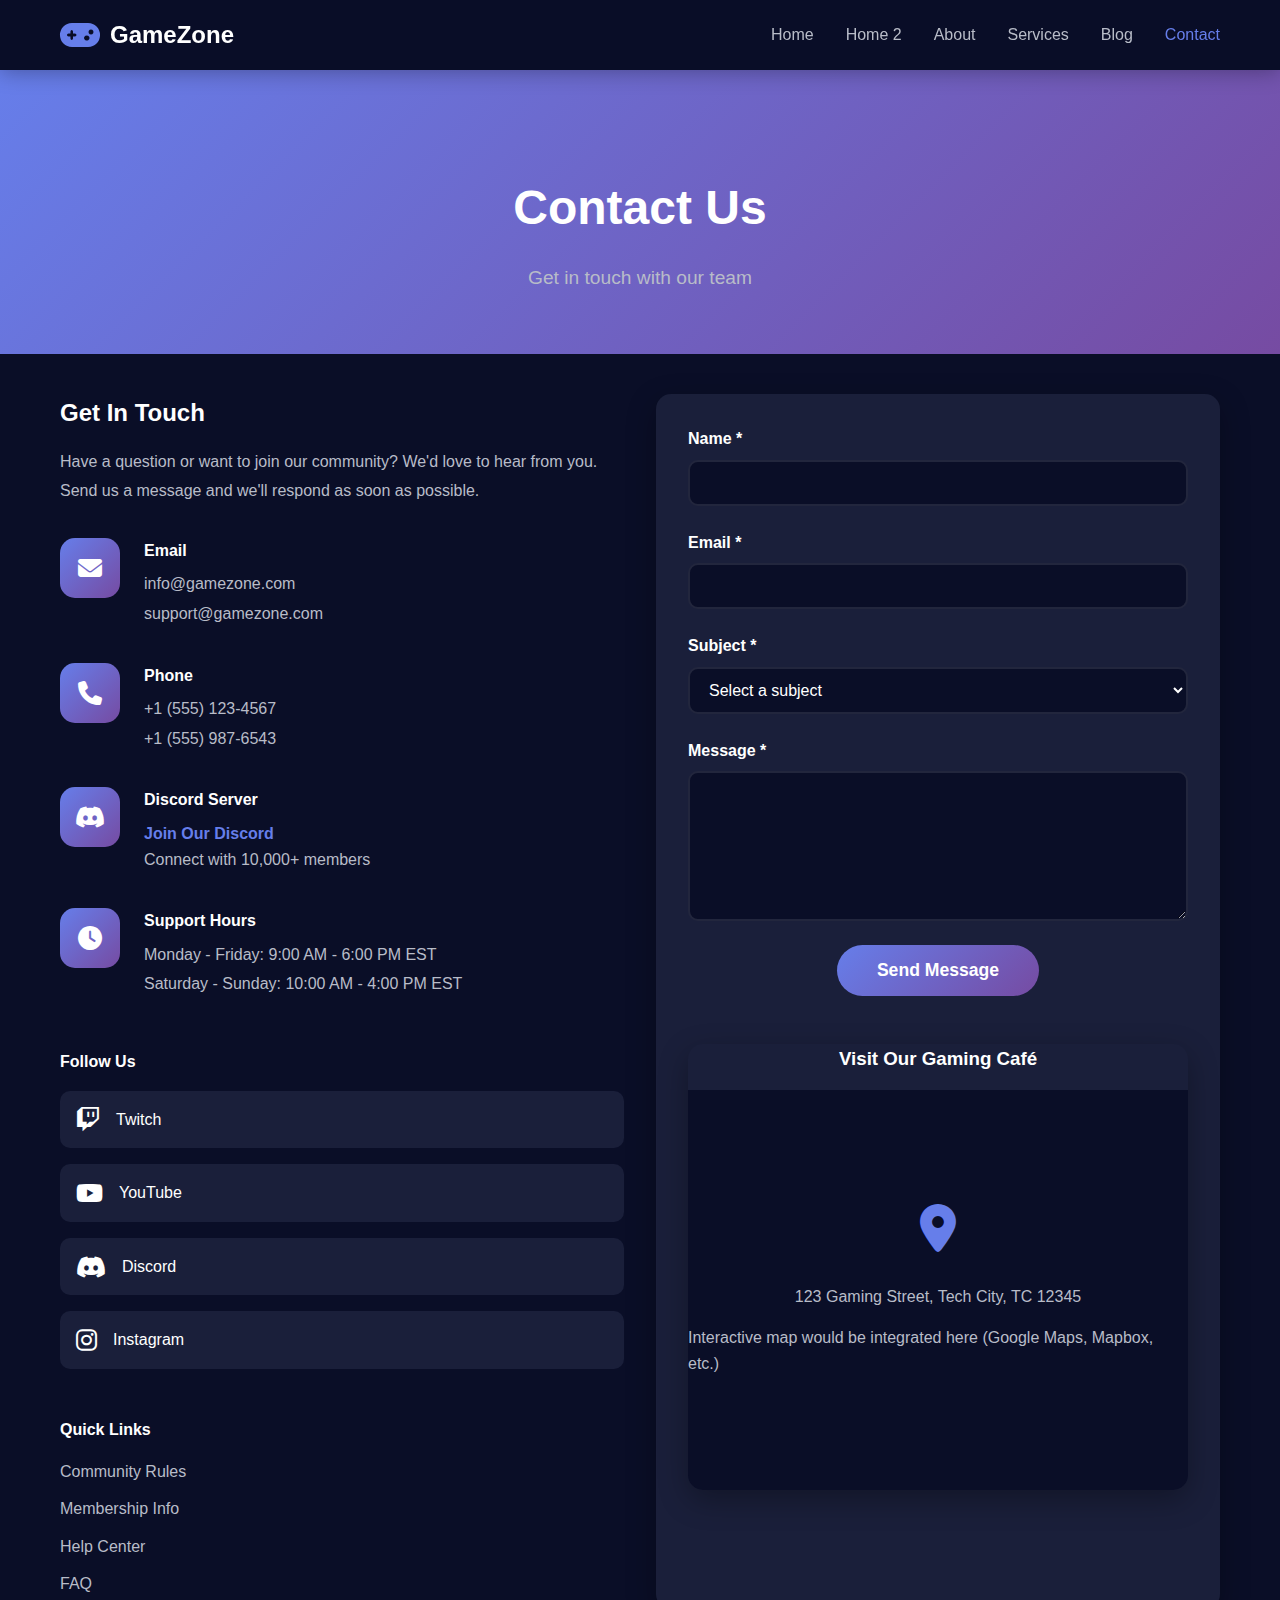
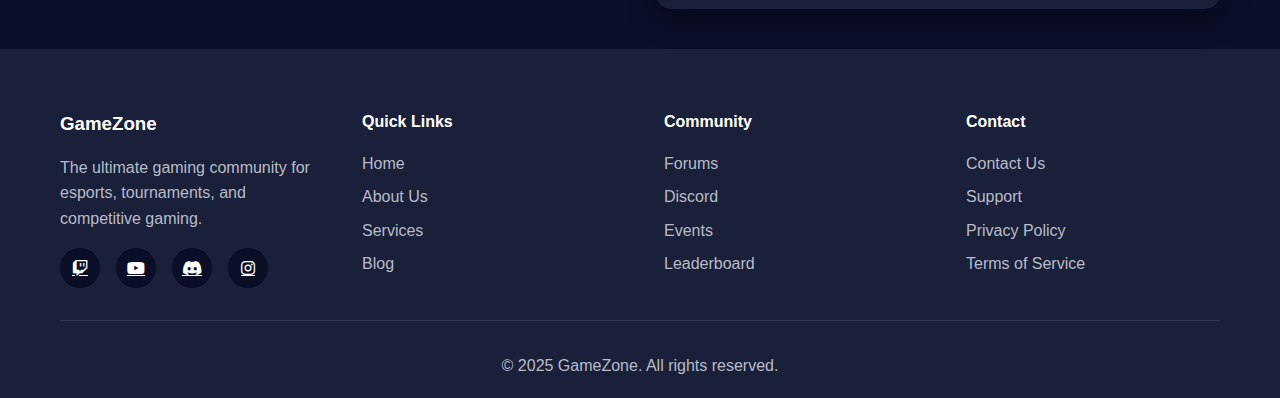
<file: contact.html>
<!DOCTYPE html>
<html lang="en">
<head>
    <meta charset="UTF-8">
    <meta name="viewport" content="width=device-width, initial-scale=1.0">
    <title>Contact Us - Gaming Community</title>
    <link rel="icon" type="image/svg+xml" href="data:image/svg+xml,%3Csvg xmlns='http://www.w3.org/2000/svg' viewBox='0 0 100 100'%3E%3Ctext y='.9em' font-size='90'%3E🎮%3C/text%3E%3C/svg%3E">
    <link rel="stylesheet" href="css/style.css">
    <link rel="stylesheet" href="https://cdnjs.cloudflare.com/ajax/libs/font-awesome/6.4.0/css/all.min.css">
</head>
<body>
    <!-- Navigation -->
    <nav class="navbar">
        <div class="container">
            <div class="nav-wrapper">
                <div class="logo">
                    <i class="fas fa-gamepad"></i>
                    <span>GameZone</span>
                </div>
                <ul class="nav-menu">
                    <li><a href="index.html">Home</a></li>
                    <li><a href="home2.html">Home 2</a></li>
                    <li><a href="about.html">About</a></li>
                    <li><a href="services.html">Services</a></li>
                    <li><a href="blog.html">Blog</a></li>
                    <li><a href="contact.html" class="active">Contact</a></li>
                </ul>
                <div class="nav-toggle">
                    <span></span>
                    <span></span>
                    <span></span>
                </div>
            </div>
        </div>
    </nav>

    <!-- Page Header -->
    <section class="page-header">
        <div class="container">
            <h1>Contact Us</h1>
            <p>Get in touch with our team</p>
        </div>
    </section>

    <!-- Contact Section -->
    <section class="contact-section">
        <div class="container">
            <div class="contact-layout">
                <div class="contact-info">
                    <h2>Get In Touch</h2>
                    <p>Have a question or want to join our community? We'd love to hear from you. Send us a message and we'll respond as soon as possible.</p>

                    <div class="contact-details">
                        <div class="contact-item">
                            <div class="contact-icon">
                                <i class="fas fa-envelope"></i>
                            </div>
                            <div>
                                <h4>Email</h4>
                                <p>info@gamezone.com</p>
                                <p>support@gamezone.com</p>
                            </div>
                        </div>
                        <div class="contact-item">
                            <div class="contact-icon">
                                <i class="fas fa-phone"></i>
                            </div>
                            <div>
                                <h4>Phone</h4>
                                <p>+1 (555) 123-4567</p>
                                <p>+1 (555) 987-6543</p>
                            </div>
                        </div>
                        <div class="contact-item">
                            <div class="contact-icon">
                                <i class="fab fa-discord"></i>
                            </div>
                            <div>
                                <h4>Discord Server</h4>
                                <a href="#" class="discord-link">Join Our Discord</a>
                                <p>Connect with 10,000+ members</p>
                            </div>
                        </div>
                        <div class="contact-item">
                            <div class="contact-icon">
                                <i class="fas fa-clock"></i>
                            </div>
                            <div>
                                <h4>Support Hours</h4>
                                <p>Monday - Friday: 9:00 AM - 6:00 PM EST</p>
                                <p>Saturday - Sunday: 10:00 AM - 4:00 PM EST</p>
                            </div>
                        </div>
                    </div>

                    <div class="social-contact">
                        <h4>Follow Us</h4>
                        <div class="social-links-large">
                            <a href="#" class="social-link">
                                <i class="fab fa-twitch"></i>
                                <span>Twitch</span>
                            </a>
                            <a href="#" class="social-link">
                                <i class="fab fa-youtube"></i>
                                <span>YouTube</span>
                            </a>
                            <a href="#" class="social-link">
                                <i class="fab fa-discord"></i>
                                <span>Discord</span>
                            </a>
                            <a href="#" class="social-link">
                                <i class="fab fa-instagram"></i>
                                <span>Instagram</span>
                            </a>
                        </div>
                    </div>

                    <div class="quick-links">
                        <h4>Quick Links</h4>
                        <ul>
                            <li><a href="#">Community Rules</a></li>
                            <li><a href="#">Membership Info</a></li>
                            <li><a href="#">Help Center</a></li>
                            <li><a href="#">FAQ</a></li>
                        </ul>
                    </div>
                </div>

                <div class="contact-form-wrapper">
                    <form class="contact-form" id="contactForm">
                        <div class="form-group">
                            <label for="name">Name *</label>
                            <input type="text" id="name" name="name" required>
                        </div>
                        <div class="form-group">
                            <label for="email">Email *</label>
                            <input type="email" id="email" name="email" required>
                        </div>
                        <div class="form-group">
                            <label for="subject">Subject *</label>
                            <select id="subject" name="subject" required>
                                <option value="">Select a subject</option>
                                <option value="general">General Inquiry</option>
                                <option value="tournament">Tournament Information</option>
                                <option value="support">Technical Support</option>
                                <option value="partnership">Partnership</option>
                                <option value="other">Other</option>
                            </select>
                        </div>
                        <div class="form-group">
                            <label for="message">Message *</label>
                            <textarea id="message" name="message" rows="6" required></textarea>
                        </div>
                    </form>
                    <div style="text-align: center; margin-top: 1.5rem;">
                        <button type="submit" form="contactForm" class="btn btn-primary btn-large">Send Message</button>
                    </div>
                    <div class="map-container" style="margin-top: 3rem;">
                        <h3 style="margin-bottom: 1rem; text-align: center;">Visit Our Gaming Café</h3>
                        <div class="map-placeholder">
                            <i class="fas fa-map-marker-alt fa-3x"></i>
                            <p>123 Gaming Street, Tech City, TC 12345</p>
                            <p>Interactive map would be integrated here (Google Maps, Mapbox, etc.)</p>
                        </div>
                    </div>
                </div>
            </div>
        </div>
    </section>

    <!-- Footer -->
    <footer class="footer">
        <div class="container">
            <div class="footer-content">
                <div class="footer-section">
                    <h3>GameZone</h3>
                    <p>The ultimate gaming community for esports, tournaments, and competitive gaming.</p>
                    <div class="social-links">
                        <a href="#"><i class="fab fa-twitch"></i></a>
                        <a href="#"><i class="fab fa-youtube"></i></a>
                        <a href="#"><i class="fab fa-discord"></i></a>
                        <a href="#"><i class="fab fa-instagram"></i></a>
                    </div>
                </div>
                <div class="footer-section">
                    <h4>Quick Links</h4>
                    <ul>
                        <li><a href="index.html">Home</a></li>
                        <li><a href="about.html">About Us</a></li>
                        <li><a href="services.html">Services</a></li>
                        <li><a href="blog.html">Blog</a></li>
                    </ul>
                </div>
                <div class="footer-section">
                    <h4>Community</h4>
                    <ul>
                        <li><a href="#">Forums</a></li>
                        <li><a href="#">Discord</a></li>
                        <li><a href="#">Events</a></li>
                        <li><a href="#">Leaderboard</a></li>
                    </ul>
                </div>
                <div class="footer-section">
                    <h4>Contact</h4>
                    <ul>
                        <li><a href="contact.html">Contact Us</a></li>
                        <li><a href="#">Support</a></li>
                        <li><a href="#">Privacy Policy</a></li>
                        <li><a href="#">Terms of Service</a></li>
                    </ul>
                </div>
            </div>
            <div class="footer-bottom">
                <p>&copy; 2025 GameZone. All rights reserved.</p>
            </div>
        </div>
    </footer>

    <script src="js/main.js"></script>
</body>
</html>
</file>
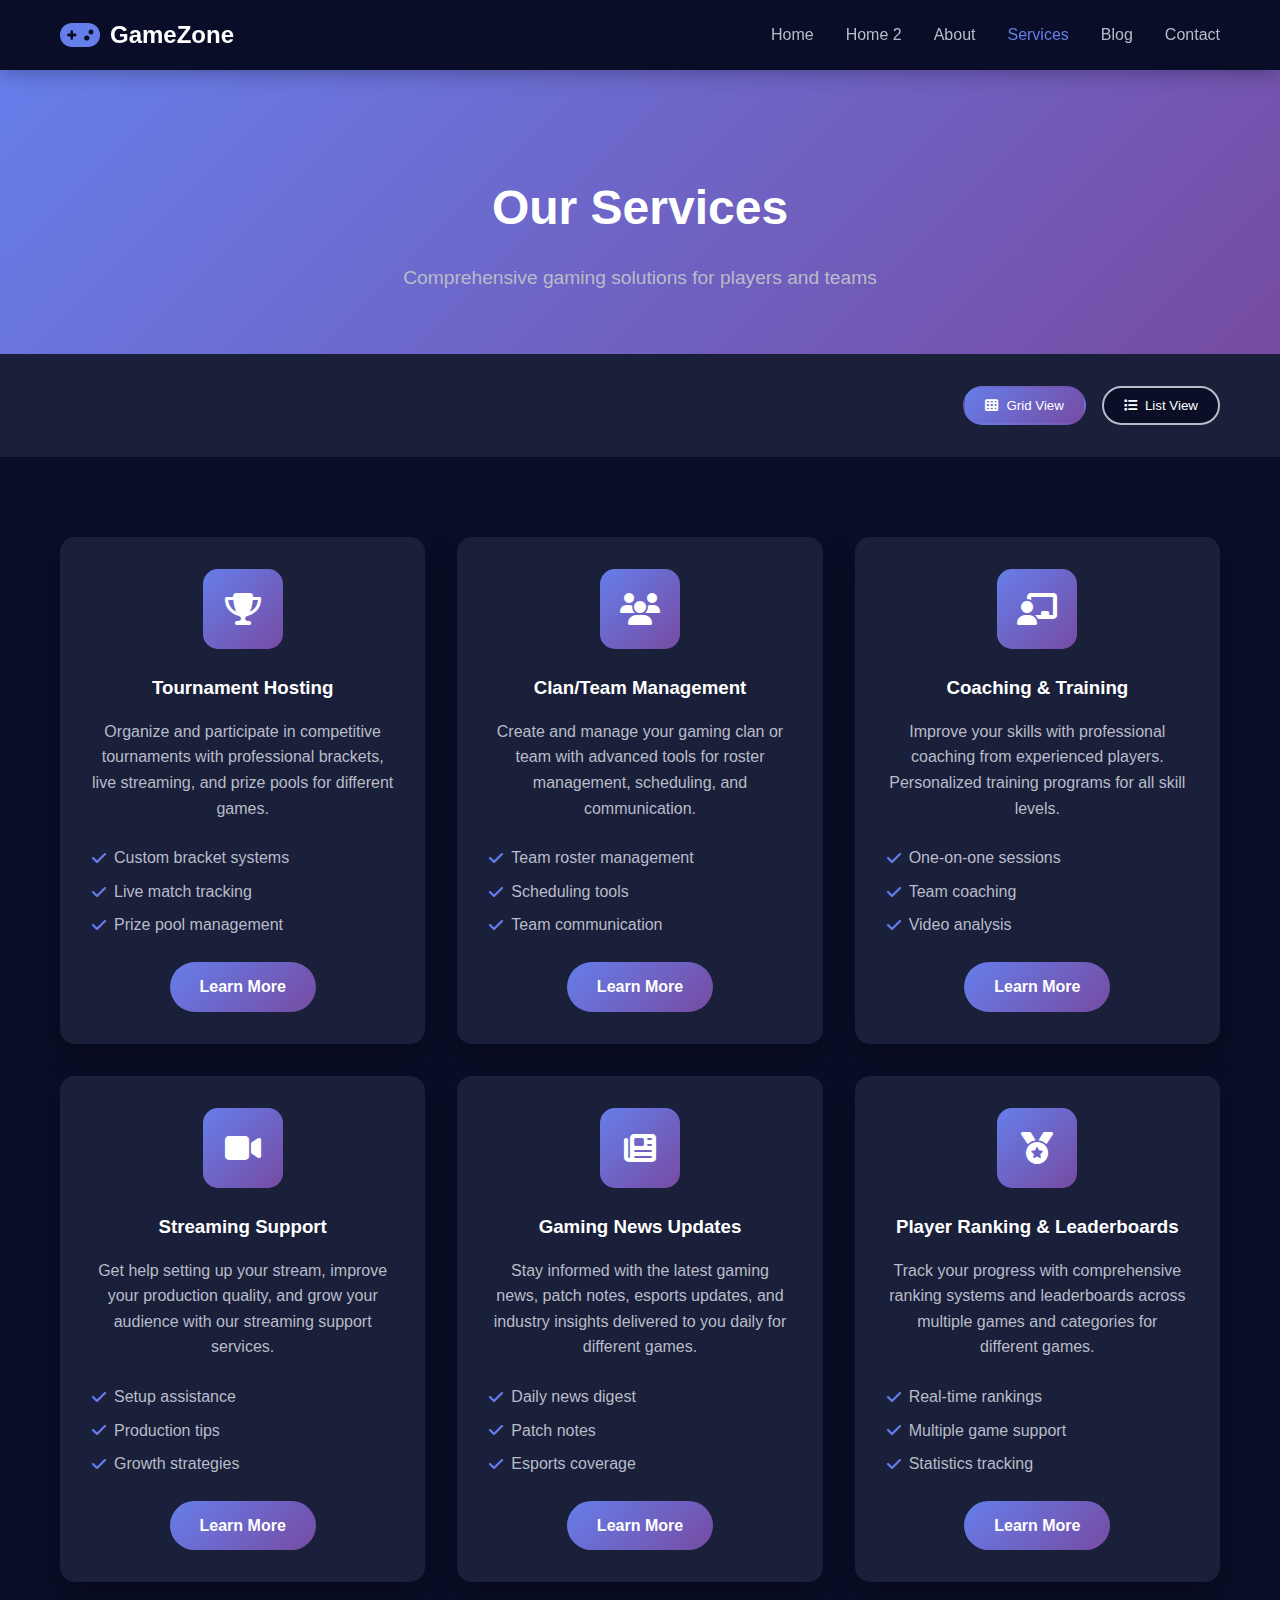
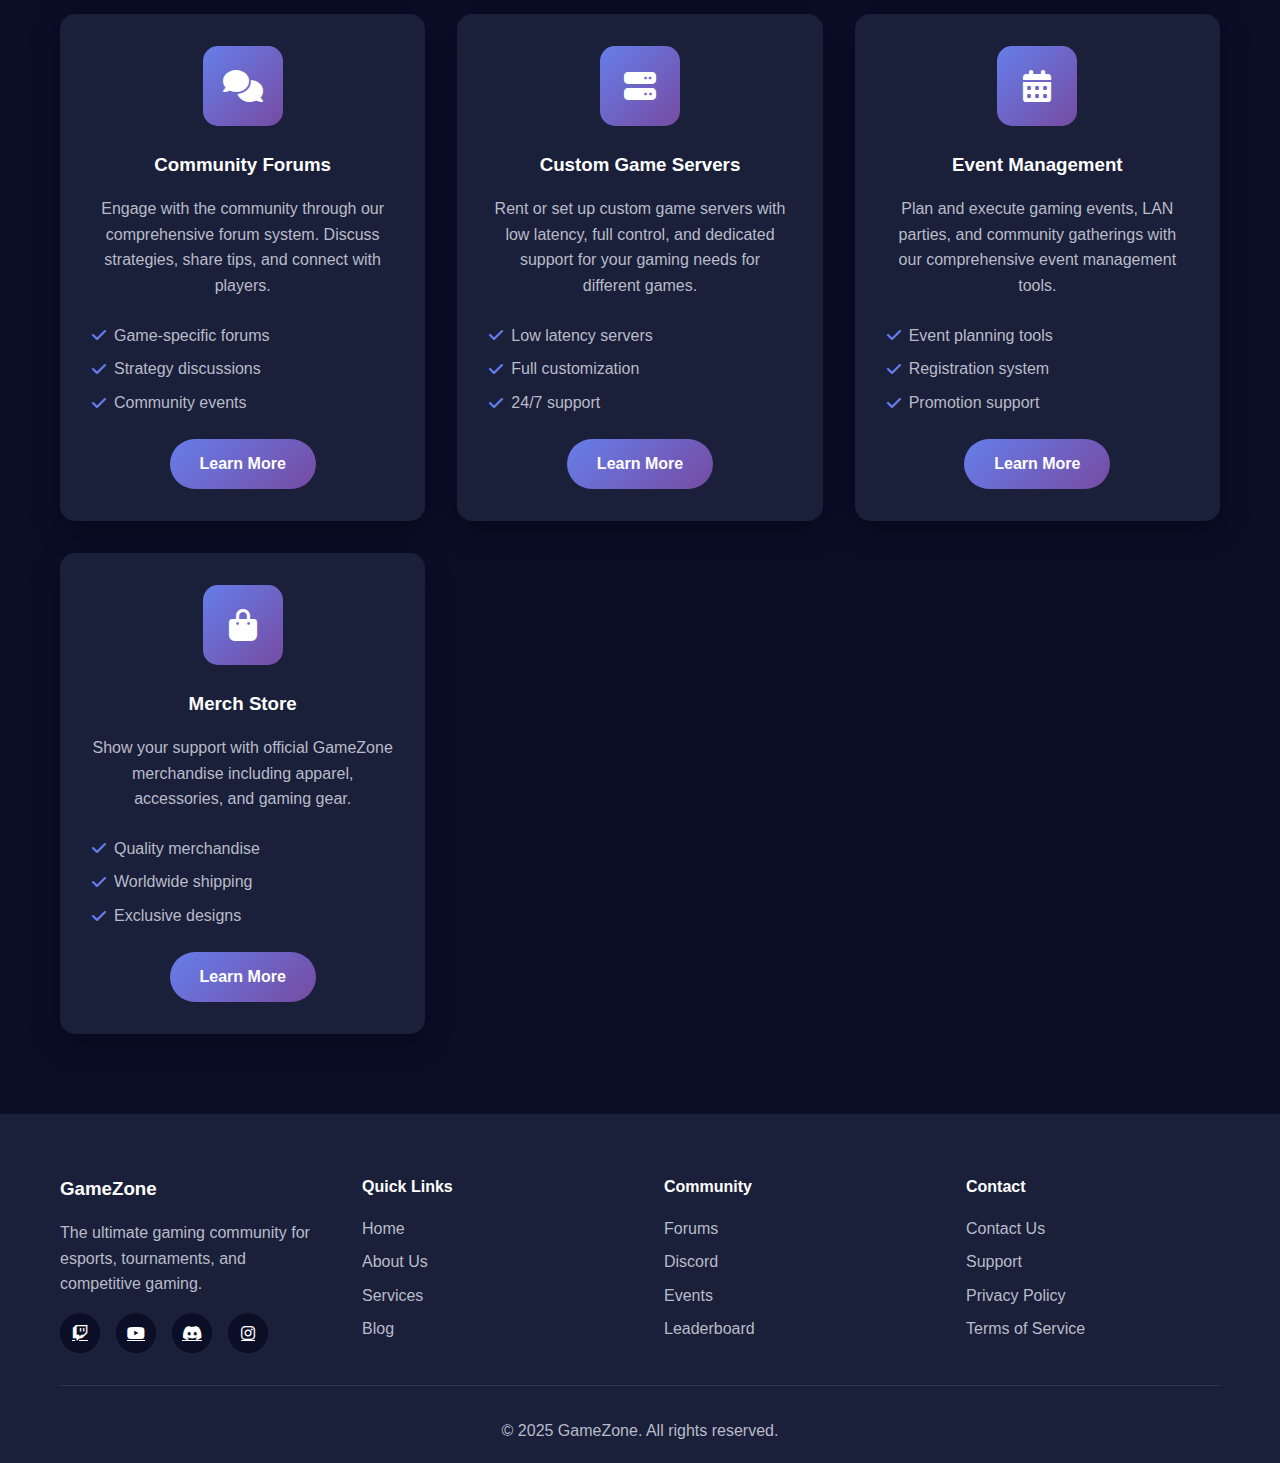
<file: services.html>
<!DOCTYPE html>
<html lang="en">
<head>
    <meta charset="UTF-8">
    <meta name="viewport" content="width=device-width, initial-scale=1.0">
    <title>Services - Gaming Community</title>
    <link rel="icon" type="image/svg+xml" href="data:image/svg+xml,%3Csvg xmlns='http://www.w3.org/2000/svg' viewBox='0 0 100 100'%3E%3Ctext y='.9em' font-size='90'%3E🎮%3C/text%3E%3C/svg%3E">
    <link rel="stylesheet" href="css/style.css">
    <link rel="stylesheet" href="https://cdnjs.cloudflare.com/ajax/libs/font-awesome/6.4.0/css/all.min.css">
</head>
<body>
    <!-- Navigation -->
    <nav class="navbar">
        <div class="container">
            <div class="nav-wrapper">
                <div class="logo">
                    <i class="fas fa-gamepad"></i>
                    <span>GameZone</span>
                </div>
                <ul class="nav-menu">
                    <li><a href="index.html">Home</a></li>
                    <li><a href="home2.html">Home 2</a></li>
                    <li><a href="about.html">About</a></li>
                    <li><a href="services.html" class="active">Services</a></li>
                    <li><a href="blog.html">Blog</a></li>
                    <li><a href="contact.html">Contact</a></li>
                </ul>
                <div class="nav-toggle">
                    <span></span>
                    <span></span>
                    <span></span>
                </div>
            </div>
        </div>
    </nav>

    <!-- Page Header -->
    <section class="page-header">
        <div class="container">
            <h1>Our Services</h1>
            <p>Comprehensive gaming solutions for players and teams</p>
        </div>
    </section>

    <!-- View Toggle -->
    <section class="services-controls">
        <div class="container">
            <div class="view-toggle">
                <button class="view-btn active" data-view="grid">
                    <i class="fas fa-th"></i> Grid View
                </button>
                <button class="view-btn" data-view="list">
                    <i class="fas fa-list"></i> List View
                </button>
            </div>
        </div>
    </section>

    <!-- Services Grid -->
    <section class="services-section">
        <div class="container">
            <div class="services-grid" id="servicesContainer">
                <div class="service-card">
                    <div class="service-icon">
                        <i class="fas fa-trophy"></i>
                    </div>
                    <h3>Tournament Hosting</h3>
                    <p>Organize and participate in competitive tournaments with professional brackets, live streaming, and prize pools for different games.</p>
                    <ul class="service-features">
                        <li><i class="fas fa-check"></i> Custom bracket systems</li>
                        <li><i class="fas fa-check"></i> Live match tracking</li>
                        <li><i class="fas fa-check"></i> Prize pool management</li>
                    </ul>
                    <a href="service-details.html" class="btn btn-primary">Learn More</a>
                </div>

                <div class="service-card">
                    <div class="service-icon">
                        <i class="fas fa-users"></i>
                    </div>
                    <h3>Clan/Team Management</h3>
                    <p>Create and manage your gaming clan or team with advanced tools for roster management, scheduling, and communication.</p>
                    <ul class="service-features">
                        <li><i class="fas fa-check"></i> Team roster management</li>
                        <li><i class="fas fa-check"></i> Scheduling tools</li>
                        <li><i class="fas fa-check"></i> Team communication</li>
                    </ul>
                    <a href="service-details.html" class="btn btn-primary">Learn More</a>
                </div>

                <div class="service-card">
                    <div class="service-icon">
                        <i class="fas fa-chalkboard-teacher"></i>
                    </div>
                    <h3>Coaching & Training</h3>
                    <p>Improve your skills with professional coaching from experienced players. Personalized training programs for all skill levels.</p>
                    <ul class="service-features">
                        <li><i class="fas fa-check"></i> One-on-one sessions</li>
                        <li><i class="fas fa-check"></i> Team coaching</li>
                        <li><i class="fas fa-check"></i> Video analysis</li>
                    </ul>
                    <a href="service-details.html" class="btn btn-primary">Learn More</a>
                </div>

                <div class="service-card">
                    <div class="service-icon">
                        <i class="fas fa-video"></i>
                    </div>
                    <h3>Streaming Support</h3>
                    <p>Get help setting up your stream, improve your production quality, and grow your audience with our streaming support services.</p>
                    <ul class="service-features">
                        <li><i class="fas fa-check"></i> Setup assistance</li>
                        <li><i class="fas fa-check"></i> Production tips</li>
                        <li><i class="fas fa-check"></i> Growth strategies</li>
                    </ul>
                    <a href="service-details.html" class="btn btn-primary">Learn More</a>
                </div>

                <div class="service-card">
                    <div class="service-icon">
                        <i class="fas fa-newspaper"></i>
                    </div>
                    <h3>Gaming News Updates</h3>
                    <p>Stay informed with the latest gaming news, patch notes, esports updates, and industry insights delivered to you daily for different games.</p>
                    <ul class="service-features">
                        <li><i class="fas fa-check"></i> Daily news digest</li>
                        <li><i class="fas fa-check"></i> Patch notes</li>
                        <li><i class="fas fa-check"></i> Esports coverage</li>
                    </ul>
                    <a href="service-details.html" class="btn btn-primary">Learn More</a>
                </div>

                <div class="service-card">
                    <div class="service-icon">
                        <i class="fas fa-medal"></i>
                    </div>
                    <h3>Player Ranking & Leaderboards</h3>
                    <p>Track your progress with comprehensive ranking systems and leaderboards across multiple games and categories for different games.</p>
                    <ul class="service-features">
                        <li><i class="fas fa-check"></i> Real-time rankings</li>
                        <li><i class="fas fa-check"></i> Multiple game support</li>
                        <li><i class="fas fa-check"></i> Statistics tracking</li>
                    </ul>
                    <a href="service-details.html" class="btn btn-primary">Learn More</a>
                </div>

                <div class="service-card">
                    <div class="service-icon">
                        <i class="fas fa-comments"></i>
                    </div>
                    <h3>Community Forums</h3>
                    <p>Engage with the community through our comprehensive forum system. Discuss strategies, share tips, and connect with players.</p>
                    <ul class="service-features">
                        <li><i class="fas fa-check"></i> Game-specific forums</li>
                        <li><i class="fas fa-check"></i> Strategy discussions</li>
                        <li><i class="fas fa-check"></i> Community events</li>
                    </ul>
                    <a href="service-details.html" class="btn btn-primary">Learn More</a>
                </div>

                <div class="service-card">
                    <div class="service-icon">
                        <i class="fas fa-server"></i>
                    </div>
                    <h3>Custom Game Servers</h3>
                    <p>Rent or set up custom game servers with low latency, full control, and dedicated support for your gaming needs for different games.</p>
                    <ul class="service-features">
                        <li><i class="fas fa-check"></i> Low latency servers</li>
                        <li><i class="fas fa-check"></i> Full customization</li>
                        <li><i class="fas fa-check"></i> 24/7 support</li>
                    </ul>
                    <a href="service-details.html" class="btn btn-primary">Learn More</a>
                </div>

                <div class="service-card">
                    <div class="service-icon">
                        <i class="fas fa-calendar-alt"></i>
                    </div>
                    <h3>Event Management</h3>
                    <p>Plan and execute gaming events, LAN parties, and community gatherings with our comprehensive event management tools.</p>
                    <ul class="service-features">
                        <li><i class="fas fa-check"></i> Event planning tools</li>
                        <li><i class="fas fa-check"></i> Registration system</li>
                        <li><i class="fas fa-check"></i> Promotion support</li>
                    </ul>
                    <a href="service-details.html" class="btn btn-primary">Learn More</a>
                </div>

                <div class="service-card">
                    <div class="service-icon">
                        <i class="fas fa-shopping-bag"></i>
                    </div>
                    <h3>Merch Store</h3>
                    <p>Show your support with official GameZone merchandise including apparel, accessories, and gaming gear.</p>
                    <ul class="service-features">
                        <li><i class="fas fa-check"></i> Quality merchandise</li>
                        <li><i class="fas fa-check"></i> Worldwide shipping</li>
                        <li><i class="fas fa-check"></i> Exclusive designs</li>
                    </ul>
                    <a href="service-details.html" class="btn btn-primary">Learn More</a>
                </div>
            </div>
        </div>
    </section>

    <!-- Footer -->
    <footer class="footer">
        <div class="container">
            <div class="footer-content">
                <div class="footer-section">
                    <h3>GameZone</h3>
                    <p>The ultimate gaming community for esports, tournaments, and competitive gaming.</p>
                    <div class="social-links">
                        <a href="#"><i class="fab fa-twitch"></i></a>
                        <a href="#"><i class="fab fa-youtube"></i></a>
                        <a href="#"><i class="fab fa-discord"></i></a>
                        <a href="#"><i class="fab fa-instagram"></i></a>
                    </div>
                </div>
                <div class="footer-section">
                    <h4>Quick Links</h4>
                    <ul>
                        <li><a href="index.html">Home</a></li>
                        <li><a href="about.html">About Us</a></li>
                        <li><a href="services.html">Services</a></li>
                        <li><a href="blog.html">Blog</a></li>
                    </ul>
                </div>
                <div class="footer-section">
                    <h4>Community</h4>
                    <ul>
                        <li><a href="#">Forums</a></li>
                        <li><a href="#">Discord</a></li>
                        <li><a href="#">Events</a></li>
                        <li><a href="#">Leaderboard</a></li>
                    </ul>
                </div>
                <div class="footer-section">
                    <h4>Contact</h4>
                    <ul>
                        <li><a href="contact.html">Contact Us</a></li>
                        <li><a href="#">Support</a></li>
                        <li><a href="#">Privacy Policy</a></li>
                        <li><a href="#">Terms of Service</a></li>
                    </ul>
                </div>
            </div>
            <div class="footer-bottom">
                <p>&copy; 2025 GameZone. All rights reserved.</p>
            </div>
        </div>
    </footer>

    <script src="js/main.js"></script>
</body>
</html>
</file>
<file: css/style.css>
/* ===================================
   Global Styles & Reset
   =================================== */
* {
    margin: 0;
    padding: 0;
    box-sizing: border-box;
}

:root {
    --primary-color: #667eea;
    --secondary-color: #764ba2;
    --accent-color: #f093fb;
    --dark-bg: #0a0e27;
    --dark-secondary: #1a1f3a;
    --text-light: #ffffff;
    --text-gray: #b8bcc8;
    --text-dark: #2d3748;
    --gradient-1: linear-gradient(135deg, #667eea 0%, #764ba2 100%);
    --gradient-2: linear-gradient(135deg, #f093fb 0%, #f5576c 100%);
    --gradient-3: linear-gradient(135deg, #4facfe 0%, #00f2fe 100%);
    --shadow: 0 10px 30px rgba(0, 0, 0, 0.3);
    --shadow-lg: 0 20px 60px rgba(0, 0, 0, 0.4);
}

body {
    font-family: 'Segoe UI', Tahoma, Geneva, Verdana, sans-serif;
    background: var(--dark-bg);
    color: var(--text-light);
    line-height: 1.6;
    overflow-x: hidden;
}

.container {
    max-width: 1200px;
    margin: 0 auto;
    padding: 0 20px;
}

/* ===================================
   Navigation
   =================================== */
.navbar {
    background: rgba(10, 14, 39, 0.95);
    backdrop-filter: blur(10px);
    padding: 1rem 0;
    position: sticky;
    top: 0;
    z-index: 1000;
    box-shadow: 0 2px 20px rgba(0, 0, 0, 0.3);
}

.nav-wrapper {
    display: flex;
    justify-content: space-between;
    align-items: center;
}

.logo {
    display: flex;
    align-items: center;
    gap: 10px;
    font-size: 1.5rem;
    font-weight: bold;
    color: var(--text-light);
}

.logo i {
    color: var(--primary-color);
    font-size: 2rem;
}

.nav-menu {
    display: flex;
    list-style: none;
    gap: 2rem;
}

.nav-menu a {
    color: var(--text-gray);
    text-decoration: none;
    transition: color 0.3s;
    font-weight: 500;
}

.nav-menu a:hover,
.nav-menu a.active {
    color: var(--primary-color);
}

.nav-toggle {
    display: none;
    flex-direction: column;
    cursor: pointer;
    gap: 5px;
}

.nav-toggle span {
    width: 25px;
    height: 3px;
    background: var(--text-light);
    transition: 0.3s;
}

/* ===================================
   Buttons
   =================================== */
.btn {
    display: inline-block;
    padding: 12px 30px;
    border-radius: 30px;
    text-decoration: none;
    font-weight: 600;
    transition: all 0.3s;
    border: none;
    cursor: pointer;
    font-size: 1rem;
}

.btn-primary {
    background: var(--gradient-1);
    color: var(--text-light);
}

.btn-primary:hover {
    transform: translateY(-2px);
    box-shadow: 0 10px 25px rgba(102, 126, 234, 0.4);
}

.btn-secondary {
    background: transparent;
    color: var(--text-light);
    border: 2px solid var(--primary-color);
}

.btn-secondary:hover {
    background: var(--primary-color);
}

.btn-outline {
    background: transparent;
    color: var(--text-light);
    border: 2px solid var(--text-gray);
}

.btn-outline:hover {
    border-color: var(--primary-color);
    color: var(--primary-color);
}

.btn-large {
    padding: 15px 40px;
    font-size: 1.1rem;
}

/* ===================================
   Hero Section
   =================================== */
.hero {
    height: 100vh;
    background: var(--gradient-1);
    display: flex;
    align-items: center;
    justify-content: center;
    position: relative;
    overflow: hidden;
}

.hero-background-image {
    position: absolute;
    top: 0;
    left: 0;
    width: 100%;
    height: 100%;
    object-fit: cover;
    z-index: 0;
}

.hero-overlay {
    position: absolute;
    top: 0;
    left: 0;
    right: 0;
    bottom: 0;
    background: rgba(0, 0, 0, 0.4);
    z-index: 1;
}

.hero-content {
    position: relative;
    z-index: 2;
    text-align: center;
    padding: 2rem;
}

.hero-title {
    font-size: 3.5rem;
    margin-bottom: 1rem;
    animation: fadeInUp 1s;
}

.hero-subtitle {
    font-size: 1.5rem;
    margin-bottom: 2rem;
    color: var(--text-gray);
    animation: fadeInUp 1s 0.2s both;
}

.hero-buttons {
    display: flex;
    gap: 1rem;
    justify-content: center;
    animation: fadeInUp 1s 0.4s both;
}

.hero-particles {
    position: absolute;
    width: 100%;
    height: 100%;
    background-image: 
        radial-gradient(circle at 20% 50%, rgba(255, 255, 255, 0.1) 1px, transparent 1px),
        radial-gradient(circle at 80% 80%, rgba(255, 255, 255, 0.1) 1px, transparent 1px);
    background-size: 50px 50px;
    animation: particles 20s linear infinite;
    z-index: 1;
}

/* Home 2 Hero */
.hero-fullscreen {
    height: 100vh;
    background: var(--gradient-1);
    display: flex;
    align-items: center;
    justify-content: center;
    position: relative;
    overflow: hidden;
}

.hero-fullscreen .hero-background-image {
    position: absolute;
    top: 0;
    left: 0;
    width: 100%;
    height: 100%;
    object-fit: cover;
    z-index: 0;
}

.hero-video-overlay {
    position: absolute;
    top: 0;
    left: 0;
    right: 0;
    bottom: 0;
    background: rgba(0, 0, 0, 0.6);
    z-index: 1;
}

.hero-content-fullscreen {
    position: relative;
    z-index: 2;
    text-align: center;
    padding: 2rem;
}

.hero-title-large {
    font-size: 4.5rem;
    margin-bottom: 1rem;
    text-transform: uppercase;
    letter-spacing: 3px;
}

.hero-subtitle-large {
    font-size: 1.8rem;
    margin-bottom: 3rem;
    color: var(--text-gray);
}

.hero-stats {
    display: flex;
    gap: 4rem;
    justify-content: center;
    margin-bottom: 3rem;
}

.stat-item {
    text-align: center;
}

.stat-number {
    font-size: 3rem;
    font-weight: bold;
    background: var(--gradient-2);
    -webkit-background-clip: text;
    -webkit-text-fill-color: transparent;
    background-clip: text;
}

.stat-label {
    color: var(--text-gray);
    font-size: 0.9rem;
    text-transform: uppercase;
    letter-spacing: 1px;
}

/* ===================================
   Page Header
   =================================== */
.page-header {
    background: var(--gradient-1);
    padding: 100px 0 60px;
    text-align: center;
}

.page-header h1 {
    font-size: 3rem;
    margin-bottom: 1rem;
}

.page-header p {
    font-size: 1.2rem;
    color: var(--text-gray);
}

/* ===================================
   Section Styles
   =================================== */
section {
    padding: 80px 0;
}

.section-title {
    font-size: 2.5rem;
    text-align: center;
    margin-bottom: 3rem;
    background: var(--gradient-1);
    -webkit-background-clip: text;
    -webkit-text-fill-color: transparent;
    background-clip: text;
}

/* ===================================
   Featured Games
   =================================== */
.games-grid {
    display: grid;
    grid-template-columns: repeat(auto-fit, minmax(180px, 1fr));
    gap: 2rem;
}

.game-card {
    text-align: center;
    transition: transform 0.3s;
}

.game-card:hover {
    transform: translateY(-10px);
}

.game-image {
    width: 100%;
    height: 200px;
    border-radius: 15px;
    margin-bottom: 1rem;
    box-shadow: var(--shadow);
    overflow: hidden;
    position: relative;
}

.game-image img {
    width: 100%;
    height: 100%;
    object-fit: cover;
    transition: transform 0.3s;
}

.game-card:hover .game-image img {
    transform: scale(1.1);
}

.game-card h3 {
    margin-bottom: 0.5rem;
}

.game-card p {
    color: var(--text-gray);
}

/* ===================================
   Latest News
   =================================== */
.latest-news {
    background: var(--dark-secondary);
}

.news-grid {
    display: grid;
    grid-template-columns: 2fr 1fr;
    grid-template-rows: 1fr 1fr;
    gap: 2rem;
}

@media (max-width: 992px) {
    .news-grid {
        grid-template-columns: 1fr;
        grid-template-rows: auto;
    }

    .blog-grid {
        justify-items: center;
        max-width: 500px;
        margin: 0 auto;
    }

    .blog-card {
        max-width: 500px;
    }
}

.news-card {
    background: var(--dark-bg);
    border-radius: 15px;
    overflow: hidden;
    transition: transform 0.3s;
    box-shadow: var(--shadow);
    display: flex;
    flex-direction: column;
}

.news-card:hover {
    transform: translateY(-5px);
}

.news-card.featured {
    grid-column: 1;
    grid-row: 1 / span 2;
    display: flex;
    flex-direction: column;
}

.news-image {
    width: 100%;
    height: 150px;
    overflow: hidden;
    position: relative;
}

.news-card.featured .news-image {
    height: 500px;
}

.news-image img {
    width: 100%;
    height: 100%;
    object-fit: cover;
    transition: transform 0.3s;
}

.news-card:hover .news-image img {
    transform: scale(1.1);
}

.news-content {
    padding: 1.5rem;
    display: flex;
    flex-direction: column;
    flex: 1;
}

.news-card.featured .news-content {
    padding: 2rem;
    justify-content: space-between;
}

.news-category {
    display: inline-block;
    padding: 5px 15px;
    background: var(--gradient-1);
    border-radius: 20px;
    font-size: 0.8rem;
    margin-bottom: 1rem;
}

.news-content h3 {
    margin-bottom: 0.5rem;
    color: var(--text-light);
    line-height: 1.4;
}

.news-card.featured .news-content h3 {
    font-size: 1.5rem;
    margin-bottom: 1rem;
}

.news-content p {
    color: var(--text-gray);
    margin-bottom: 1rem;
    flex-grow: 1;
}

.news-card.featured .news-content p {
    margin-bottom: 1.5rem;
    line-height: 1.6;
}

.read-more {
    color: var(--primary-color);
    text-decoration: none;
    font-weight: 600;
    display: inline-flex;
    align-items: center;
    gap: 5px;
    margin-top: auto;
    align-self: flex-start;
}

.read-more:hover {
    gap: 10px;
}

/* ===================================
   Tournament Countdown
   =================================== */
.tournament-countdown {
    background: var(--gradient-1);
    text-align: center;
}

.tournament-countdown .section-title {
    color: var(--text-light);
    background: none;
    -webkit-text-fill-color: var(--text-light);
    text-shadow: 0 2px 10px rgba(0, 0, 0, 0.3);
}

.countdown-wrapper {
    display: flex;
    justify-content: center;
    gap: 2rem;
    margin-bottom: 2rem;
    flex-wrap: wrap;
}

.countdown-item {
    text-align: center;
}

.countdown-number {
    font-size: 4rem;
    font-weight: bold;
    background: rgba(255, 255, 255, 0.2);
    padding: 1rem 2rem;
    border-radius: 15px;
    margin-bottom: 0.5rem;
    min-width: 120px;
}

.countdown-label {
    text-transform: uppercase;
    letter-spacing: 2px;
    font-size: 0.9rem;
}

/* ===================================
   Leaderboard
   =================================== */
.leaderboard-preview {
    background: var(--dark-secondary);
}

.leaderboard-table {
    background: var(--dark-bg);
    border-radius: 15px;
    overflow: hidden;
    margin-bottom: 2rem;
    box-shadow: var(--shadow);
}

.leaderboard-header,
.leaderboard-row {
    display: grid;
    grid-template-columns: 80px 1fr 150px 150px;
    padding: 1rem 2rem;
    align-items: center;
}

.leaderboard-header {
    background: var(--gradient-1);
    font-weight: 600;
    text-transform: uppercase;
    font-size: 0.9rem;
    letter-spacing: 1px;
}

.leaderboard-row {
    border-bottom: 1px solid rgba(255, 255, 255, 0.1);
    transition: background 0.3s;
}

.leaderboard-row:hover {
    background: rgba(102, 126, 234, 0.1);
}

.rank-badge {
    display: inline-block;
    width: 40px;
    height: 40px;
    border-radius: 50%;
    display: flex;
    align-items: center;
    justify-content: center;
    font-weight: bold;
}

.rank-badge.gold {
    background: linear-gradient(135deg, #f6d365 0%, #fda085 100%);
    color: #000;
}

.rank-badge.silver {
    background: linear-gradient(135deg, #c0c0c0 0%, #808080 100%);
    color: #000;
}

.rank-badge.bronze {
    background: linear-gradient(135deg, #cd7f32 0%, #8b4513 100%);
    color: #fff;
}

.rank-badge.default {
    background: linear-gradient(135deg, #667eea 0%, #764ba2 100%);
    color: #fff;
}

.player-col {
    display: flex;
    align-items: center;
    gap: 1rem;
}

.player-avatar {
    width: 40px;
    height: 40px;
    border-radius: 50%;
    background: var(--gradient-1);
    display: flex;
    align-items: center;
    justify-content: center;
    font-weight: bold;
}

/* ===================================
   Community Features
   =================================== */
.features-grid {
    display: grid;
    grid-template-columns: repeat(auto-fit, minmax(250px, 1fr));
    gap: 2rem;
}

.feature-card {
    background: var(--dark-secondary);
    padding: 2rem;
    border-radius: 15px;
    text-align: center;
    transition: transform 0.3s;
    box-shadow: var(--shadow);
}

.feature-card:hover {
    transform: translateY(-5px);
}

.feature-icon {
    width: 80px;
    height: 80px;
    margin: 0 auto 1.5rem;
    background: var(--gradient-1);
    border-radius: 50%;
    display: flex;
    align-items: center;
    justify-content: center;
    font-size: 2rem;
}

.feature-card h3 {
    margin-bottom: 1rem;
}

.feature-card p {
    color: var(--text-gray);
}

/* ===================================
   Partners
   =================================== */
.partners {
    background: var(--dark-secondary);
}

.partners-grid {
    display: grid;
    grid-template-columns: repeat(auto-fit, minmax(150px, 1fr));
    gap: 2rem;
}

.partner-logo {
    background: var(--dark-bg);
    padding: 2rem;
    border-radius: 15px;
    text-align: center;
    display: flex;
    flex-direction: column;
    align-items: center;
    justify-content: center;
    min-height: 150px;
    color: var(--text-light);
    font-weight: 600;
    transition: transform 0.3s;
    box-shadow: var(--shadow);
    overflow: hidden;
}

.partner-logo:hover {
    transform: translateY(-5px);
}

.partner-logo img {
    width: 100%;
    max-width: 180px;
    height: auto;
    max-height: 120px;
    object-fit: contain;
    margin-bottom: 1rem;
    border-radius: 10px;
    transition: transform 0.3s;
    background: rgba(255, 255, 255, 0.05);
    padding: 0.5rem;
}

.partner-logo:hover img {
    transform: scale(1.05);
}

.partner-logo span {
    font-size: 1.1rem;
    color: var(--text-light);
    font-weight: 600;
    margin-top: 0.5rem;
}

/* ===================================
   Testimonials
   =================================== */
.testimonials {
    background: var(--dark-secondary);
}

.testimonials-slider {
    display: grid;
    grid-template-columns: repeat(auto-fit, minmax(300px, 1fr));
    gap: 2rem;
}

.testimonial-card {
    background: var(--dark-bg);
    padding: 2rem;
    border-radius: 15px;
    box-shadow: var(--shadow);
}

.testimonial-rating {
    color: #ffd700;
    margin-bottom: 1rem;
}

.testimonial-text {
    color: var(--text-gray);
    margin-bottom: 1.5rem;
    font-style: italic;
}

.testimonial-author {
    display: flex;
    align-items: center;
    gap: 1rem;
}

.author-avatar {
    width: 50px;
    height: 50px;
    border-radius: 50%;
    background: var(--gradient-1);
    display: flex;
    align-items: center;
    justify-content: center;
    font-weight: bold;
}

.author-info h4 {
    margin-bottom: 0.25rem;
}

.author-info span {
    color: var(--text-gray);
    font-size: 0.9rem;
}

/* ===================================
   Newsletter
   =================================== */
.newsletter {
    background: var(--gradient-1);
    text-align: center;
}

.newsletter-content h2 {
    font-size: 2.5rem;
    margin-bottom: 1rem;
}

.newsletter-content p {
    font-size: 1.2rem;
    margin-bottom: 2rem;
    color: rgba(255, 255, 255, 0.9);
}

.newsletter-form {
    display: flex;
    gap: 1rem;
    max-width: 500px;
    margin: 0 auto;
}

.newsletter-form input {
    flex: 1;
    padding: 15px 20px;
    border: none;
    border-radius: 30px;
    font-size: 1rem;
    background: rgba(255, 255, 255, 0.2);
    color: var(--text-light);
    backdrop-filter: blur(10px);
}

.newsletter-form input::placeholder {
    color: rgba(255, 255, 255, 0.7);
}

/* ===================================
   Footer
   =================================== */
.footer {
    background: var(--dark-secondary);
    padding: 60px 0 20px;
}

.footer-content {
    display: grid;
    grid-template-columns: repeat(auto-fit, minmax(250px, 1fr));
    gap: 3rem;
    margin-bottom: 2rem;
}

.footer-section h3,
.footer-section h4 {
    margin-bottom: 1rem;
}

.footer-section p {
    color: var(--text-gray);
    margin-bottom: 1rem;
}

.footer-section ul {
    list-style: none;
}

.footer-section ul li {
    margin-bottom: 0.5rem;
}

.footer-section ul li a {
    color: var(--text-gray);
    text-decoration: none;
    transition: color 0.3s;
}

.footer-section ul li a:hover {
    color: var(--primary-color);
}

.social-links {
    display: flex;
    gap: 1rem;
    margin-top: 1rem;
}

.social-links a {
    width: 40px;
    height: 40px;
    background: var(--dark-bg);
    border-radius: 50%;
    display: flex;
    align-items: center;
    justify-content: center;
    color: var(--text-light);
    transition: all 0.3s;
}

.social-links a:hover {
    background: var(--gradient-1);
    transform: translateY(-3px);
}

.footer-bottom {
    text-align: center;
    padding-top: 2rem;
    border-top: 1px solid rgba(255, 255, 255, 0.1);
    color: var(--text-gray);
}

/* ===================================
   Home 2 Specific Styles
   =================================== */
.team-highlights {
    background: var(--dark-secondary);
}

.teams-grid {
    display: grid;
    grid-template-columns: repeat(auto-fit, minmax(300px, 1fr));
    gap: 2rem;
}

.team-card {
    background: var(--dark-bg);
    padding: 2rem;
    border-radius: 15px;
    text-align: center;
    position: relative;
    box-shadow: var(--shadow);
    transition: transform 0.3s;
}

.team-card:hover {
    transform: translateY(-5px);
}

.team-card.featured {
    border: 2px solid var(--primary-color);
}

.team-rank {
    position: absolute;
    top: 1rem;
    right: 1rem;
    font-size: 1.5rem;
    font-weight: bold;
    color: var(--primary-color);
}

.team-logo {
    width: 100px;
    height: 100px;
    margin: 0 auto 1rem;
    background: var(--gradient-1);
    border-radius: 50%;
    display: flex;
    align-items: center;
    justify-content: center;
    font-size: 2.5rem;
    font-weight: bold;
}

.team-stats {
    display: flex;
    justify-content: center;
    gap: 2rem;
    margin: 1.5rem 0;
}

.team-stat {
    text-align: center;
}

.stat-value {
    display: block;
    font-size: 1.5rem;
    font-weight: bold;
    color: var(--primary-color);
}

.stat-label {
    font-size: 0.9rem;
    color: var(--text-gray);
}

.team-members {
    display: flex;
    justify-content: center;
    gap: 0.5rem;
    margin-top: 1rem;
}

.member-avatar {
    width: 35px;
    height: 35px;
    border-radius: 50%;
    background: var(--gradient-2);
    display: flex;
    align-items: center;
    justify-content: center;
    font-size: 0.8rem;
    font-weight: bold;
}

.achievements {
    background: var(--dark-bg);
}

.achievements-grid {
    display: grid;
    grid-template-columns: repeat(auto-fit, minmax(250px, 1fr));
    gap: 2rem;
}

.achievement-card {
    background: var(--dark-secondary);
    padding: 2rem;
    border-radius: 15px;
    text-align: center;
    box-shadow: var(--shadow);
}

.achievement-icon {
    width: 80px;
    height: 80px;
    margin: 0 auto 1rem;
    background: var(--gradient-1);
    border-radius: 50%;
    display: flex;
    align-items: center;
    justify-content: center;
    font-size: 2rem;
}

.achievement-date {
    display: block;
    color: var(--text-gray);
    font-size: 0.9rem;
    margin-top: 0.5rem;
}

.streaming-highlights {
    background: var(--dark-secondary);
}

.streams-grid {
    display: grid;
    grid-template-columns: 2fr 1fr;
    grid-template-rows: 1fr 1fr;
    gap: 2rem;
}

@media (max-width: 992px) {
    .streams-grid {
        grid-template-columns: 1fr;
        grid-template-rows: auto;
    }
}

.stream-card {
    background: var(--dark-bg);
    border-radius: 15px;
    overflow: hidden;
    box-shadow: var(--shadow);
    transition: transform 0.3s;
}

.stream-card:hover {
    transform: translateY(-5px);
}

.stream-card.featured {
    grid-column: 1;
    grid-row: 1 / span 2;
    display: flex;
    flex-direction: column;
    align-items: stretch;
}

.stream-card.featured .stream-info {
    flex: 1;
    display: flex;
    flex-direction: column;
    justify-content: space-between;
    padding: 1.5rem;
    min-height: 120px;
}

.stream-thumbnail {
    width: 100%;
    height: 200px;
    position: relative;
    overflow: hidden;
}

.stream-card.featured .stream-thumbnail {
    height: 400px;
    position: relative;
    padding-bottom: 0;
}

.stream-thumbnail img {
    width: 100%;
    height: 100%;
    object-fit: cover;
    transition: transform 0.3s;
}

.stream-thumbnail iframe {
    position: absolute;
    top: 0;
    left: 0;
    width: 100%;
    height: 100%;
    border: none;
}

.stream-card:hover .stream-thumbnail img {
    transform: scale(1.1);
}

.stream-live-badge {
    position: absolute;
    top: 1rem;
    left: 1rem;
    background: #ff0000;
    color: white;
    padding: 5px 15px;
    border-radius: 20px;
    font-size: 0.8rem;
    font-weight: bold;
    display: flex;
    align-items: center;
    gap: 5px;
}

.live-dot {
    width: 8px;
    height: 8px;
    background: white;
    border-radius: 50%;
    animation: pulse 2s infinite;
}

.stream-play-btn {
    position: absolute;
    top: 50%;
    left: 50%;
    transform: translate(-50%, -50%);
    width: 60px;
    height: 60px;
    background: rgba(255, 255, 255, 0.9);
    border-radius: 50%;
    display: flex;
    align-items: center;
    justify-content: center;
    cursor: pointer;
    transition: all 0.3s;
}

.stream-play-btn:hover {
    background: white;
    transform: translate(-50%, -50%) scale(1.1);
}

.stream-play-btn i {
    color: var(--dark-bg);
    font-size: 1.5rem;
    margin-left: 3px;
}

.stream-info {
    padding: 1.5rem;
    display: flex;
    flex-direction: column;
    justify-content: space-between;
}

.stream-info h3 {
    margin-bottom: 1rem;
    color: var(--text-light);
    font-size: 1.2rem;
    line-height: 1.4;
}

.stream-card.featured .stream-info h3 {
    font-size: 1.4rem;
    margin-bottom: 1rem;
}

.stream-meta {
    display: flex;
    gap: 1.5rem;
    color: var(--text-gray);
    font-size: 0.9rem;
    align-items: center;
    flex-wrap: wrap;
}

.stream-meta span {
    display: flex;
    align-items: center;
    gap: 0.5rem;
}

.stream-meta i {
    font-size: 1rem;
}

.game-updates {
    background: var(--dark-bg);
}

.updates-tabs {
    display: flex;
    justify-content: center;
    gap: 1rem;
    margin-bottom: 2rem;
    flex-wrap: wrap;
}

.tab-btn {
    padding: 10px 25px;
    background: var(--dark-secondary);
    border: none;
    color: var(--text-light);
    border-radius: 25px;
    cursor: pointer;
    transition: all 0.3s;
    font-weight: 600;
}

.tab-btn.active,
.tab-btn:hover {
    background: var(--gradient-1);
}

.updates-content {
    min-height: 200px;
}

.tab-content {
    display: none;
}

.tab-content.active {
    display: block;
}

.update-card {
    background: var(--dark-secondary);
    padding: 2rem;
    border-radius: 15px;
    box-shadow: var(--shadow);
}

.update-card h3 {
    margin-bottom: 0.5rem;
}

.update-card p {
    color: var(--text-gray);
    margin-bottom: 1rem;
}

.update-date {
    color: var(--text-gray);
    font-size: 0.9rem;
}

.community-stats {
    background: var(--gradient-1);
}

.stats-grid {
    display: grid;
    grid-template-columns: repeat(auto-fit, minmax(200px, 1fr));
    gap: 2rem;
}

.stat-card {
    background: rgba(255, 255, 255, 0.1);
    backdrop-filter: blur(10px);
    padding: 2rem;
    border-radius: 15px;
    text-align: center;
}

.stat-icon {
    font-size: 3rem;
    margin-bottom: 1rem;
}

.stat-number {
    font-size: 3rem;
    font-weight: bold;
    margin-bottom: 0.5rem;
}

.stat-label {
    font-size: 1.1rem;
    opacity: 0.9;
}

/* ===================================
   About Page Styles
   =================================== */
.who-we-are {
    background: var(--dark-secondary);
}

.content-grid {
    display: grid;
    grid-template-columns: 1fr 1fr;
    gap: 3rem;
    align-items: center;
}

.content-text h2 {
    text-align: center;
}

.content-image {
    position: relative;
}

.image-placeholder {
    width: 100%;
    height: 400px;
    border-radius: 15px;
    box-shadow: var(--shadow);
    object-fit: cover;
}

.mission-vision {
    background: var(--dark-bg);
}

.mv-grid {
    display: grid;
    grid-template-columns: repeat(auto-fit, minmax(400px, 1fr));
    gap: 3rem;
}

.mv-card {
    background: var(--dark-secondary);
    padding: 3rem;
    border-radius: 15px;
    text-align: center;
    box-shadow: var(--shadow);
}

.mv-icon {
    width: 100px;
    height: 100px;
    margin: 0 auto 2rem;
    background: var(--gradient-1);
    border-radius: 50%;
    display: flex;
    align-items: center;
    justify-content: center;
    font-size: 3rem;
}

.mv-card h3 {
    margin-bottom: 1rem;
    font-size: 2rem;
}

.mv-card p {
    color: var(--text-gray);
    line-height: 1.8;
}

.timeline-section {
    background: var(--dark-secondary);
}

.timeline {
    max-width: 800px;
    margin: 0 auto;
    position: relative;
    padding-left: 7rem;
}

.timeline::before {
    content: '';
    position: absolute;
    left: 6rem;
    top: 0;
    bottom: 0;
    width: 2px;
    background: var(--gradient-1);
}

.timeline-item {
    position: relative;
    margin-bottom: 3rem;
    padding-left: 3rem;
}

.timeline-item::before {
    display: none;
}

.timeline-year {
    position: absolute;
    left: -6.5rem;
    top: 0;
    font-size: 1.5rem;
    font-weight: bold;
    color: var(--primary-color);
    min-width: 90px;
    text-align: right;
    padding-right: 1rem;
}

.timeline-content h3 {
    margin-bottom: 0.5rem;
}

.timeline-content p {
    color: var(--text-gray);
}

.team-section {
    background: var(--dark-bg);
}

.team-grid {
    display: grid;
    grid-template-columns: repeat(auto-fit, minmax(300px, 1fr));
    gap: 2rem;
}

.team-member-card {
    background: var(--dark-secondary);
    padding: 2rem;
    border-radius: 15px;
    text-align: center;
    box-shadow: var(--shadow);
    transition: transform 0.3s;
}

.team-member-card:hover {
    transform: translateY(-5px);
}

.member-avatar-large {
    width: 120px;
    height: 120px;
    margin: 0 auto 1.5rem;
    background: var(--gradient-1);
    border-radius: 50%;
    display: flex;
    align-items: center;
    justify-content: center;
    font-size: 3rem;
    font-weight: bold;
    overflow: hidden;
    border: 4px solid rgba(255, 255, 255, 0.1);
}

.member-avatar-large img {
    width: 100%;
    height: 100%;
    object-fit: cover;
    border-radius: 50%;
}

.member-role {
    color: var(--primary-color);
    font-weight: 600;
    margin-bottom: 1rem;
}

.member-bio {
    color: var(--text-gray);
    margin-bottom: 1.5rem;
    line-height: 1.6;
}

.member-social {
    display: flex;
    justify-content: center;
    gap: 1rem;
}

.member-social a {
    width: 40px;
    height: 40px;
    background: var(--dark-bg);
    border-radius: 50%;
    display: flex;
    align-items: center;
    justify-content: center;
    color: var(--text-light);
    transition: all 0.3s;
}

.member-social a:hover {
    background: var(--gradient-1);
    transform: translateY(-3px);
}

.values-section {
    background: var(--dark-secondary);
}

.values-grid {
    display: grid;
    grid-template-columns: repeat(auto-fit, minmax(250px, 1fr));
    gap: 2rem;
}

.value-card {
    background: var(--dark-bg);
    padding: 2rem;
    border-radius: 15px;
    text-align: center;
    box-shadow: var(--shadow);
}

.value-icon {
    width: 80px;
    height: 80px;
    margin: 0 auto 1.5rem;
    background: var(--gradient-1);
    border-radius: 50%;
    display: flex;
    align-items: center;
    justify-content: center;
    font-size: 2rem;
}

.value-card h3 {
    margin-bottom: 1rem;
}

.value-card p {
    color: var(--text-gray);
}

.success-stories {
    background: var(--dark-bg);
}

.stories-grid {
    display: grid;
    grid-template-columns: repeat(auto-fit, minmax(300px, 1fr));
    gap: 2rem;
}

.story-card {
    background: var(--dark-secondary);
    padding: 2rem;
    border-radius: 15px;
    box-shadow: var(--shadow);
    text-align: center;
}

.story-icon {
    width: 60px;
    height: 60px;
    margin: 0 auto 1.5rem;
    background: var(--gradient-1);
    border-radius: 50%;
    display: flex;
    align-items: center;
    justify-content: center;
    font-size: 1.5rem;
}

.story-card h3 {
    margin-bottom: 1rem;
}

.story-card p {
    color: var(--text-gray);
    margin-bottom: 1rem;
    font-style: italic;
    line-height: 1.8;
}

.story-author {
    color: var(--primary-color);
    font-weight: 600;
}

/* ===================================
   Services Page Styles
   =================================== */
.services-controls {
    background: var(--dark-secondary);
    padding: 2rem 0;
}

.view-toggle {
    display: flex;
    justify-content: flex-end;
    gap: 1rem;
}

.view-btn {
    padding: 10px 20px;
    background: var(--dark-bg);
    border: 2px solid var(--text-gray);
    color: var(--text-light);
    border-radius: 25px;
    cursor: pointer;
    transition: all 0.3s;
    display: flex;
    align-items: center;
    gap: 8px;
}

.view-btn.active,
.view-btn:hover {
    background: var(--gradient-1);
    border-color: transparent;
}

.services-section {
    background: var(--dark-bg);
}

.services-grid {
    display: grid;
    grid-template-columns: repeat(auto-fit, minmax(350px, 1fr));
    gap: 2rem;
}

.services-grid.list-view {
    grid-template-columns: 1fr;
}

.service-card {
    background: var(--dark-secondary);
    padding: 2rem;
    border-radius: 15px;
    box-shadow: var(--shadow);
    transition: transform 0.3s;
    text-align: center;
}

.service-card:hover {
    transform: translateY(-5px);
}

.services-grid.list-view .service-card {
    text-align: left;
}

.services-grid.list-view .service-card {
    display: grid;
    grid-template-columns: 120px 1fr 180px;
    gap: 2.5rem;
    align-items: start;
    padding: 2.5rem;
    min-height: 180px;
}

.services-grid.list-view .service-card > * {
    grid-column: auto;
}

.services-grid.list-view .service-card > .service-icon {
    grid-column: 1;
    grid-row: 1;
    align-self: center;
    justify-self: center;
}

.services-grid.list-view .service-card > h3 {
    grid-column: 2;
    grid-row: 1;
    margin-top: 0;
}

.services-grid.list-view .service-card > p {
    grid-column: 2;
    grid-row: 2;
}

.services-grid.list-view .service-card > .service-features {
    grid-column: 2;
    grid-row: 3;
}

.services-grid.list-view .service-card > .btn {
    grid-column: 3;
    grid-row: 1;
    align-self: start;
    margin-top: 0;
}

.service-icon {
    width: 80px;
    height: 80px;
    background: var(--gradient-1);
    border-radius: 15px;
    display: flex;
    align-items: center;
    justify-content: center;
    font-size: 2rem;
    margin: 0 auto 1.5rem;
}

.services-grid.list-view .service-icon {
    margin: 0 auto;
    width: 100px;
    height: 100px;
    flex-shrink: 0;
}

.services-grid.list-view .service-card > h3 {
    margin-top: 0;
    margin-bottom: 0.75rem;
}

.services-grid.list-view .service-card > p {
    margin-bottom: 1rem;
}

.services-grid.list-view .service-features {
    margin-bottom: 1rem;
}

.services-grid.list-view .service-card .btn {
    margin-top: 0;
    white-space: nowrap;
    align-self: start;
}

.service-card h3 {
    margin-bottom: 1rem;
}

.service-card p {
    color: var(--text-gray);
    margin-bottom: 1.5rem;
}

.service-features {
    list-style: none;
    margin-bottom: 1.5rem;
}

.service-features li {
    color: var(--text-gray);
    margin-bottom: 0.5rem;
    display: flex;
    align-items: center;
    gap: 0.5rem;
}

.service-features i {
    color: var(--primary-color);
}

/* ===================================
   Service Details Page Styles
   =================================== */
.service-overview {
    background: var(--dark-secondary);
}

.overview-content {
    display: grid;
    grid-template-columns: 1fr 1fr;
    gap: 3rem;
    align-items: center;
}

.overview-text h2 {
    margin-bottom: 1.5rem;
}

.overview-text p {
    color: var(--text-gray);
    margin-bottom: 1rem;
    line-height: 1.8;
}

.key-features {
    background: var(--dark-bg);
}

.features-grid {
    display: grid;
    grid-template-columns: repeat(auto-fit, minmax(300px, 1fr));
    gap: 2rem;
}

.feature-item {
    background: var(--dark-secondary);
    padding: 2rem;
    border-radius: 15px;
    box-shadow: var(--shadow);
}

.feature-item .feature-icon {
    width: 60px;
    height: 60px;
    margin-bottom: 1rem;
    background: var(--gradient-1);
    border-radius: 15px;
    display: flex;
    align-items: center;
    justify-content: center;
    font-size: 1.5rem;
}

.feature-item h3 {
    margin-bottom: 0.5rem;
}

.feature-item p {
    color: var(--text-gray);
}

.pricing-section {
    background: var(--dark-secondary);
}

.pricing-grid {
    display: grid;
    grid-template-columns: repeat(auto-fit, minmax(300px, 1fr));
    gap: 2rem;
}

.pricing-card {
    background: var(--dark-bg);
    padding: 2.5rem;
    border-radius: 15px;
    text-align: center;
    box-shadow: var(--shadow);
    position: relative;
    transition: transform 0.3s;
}

.pricing-card:hover {
    transform: translateY(-5px);
}

.pricing-card.featured {
    border: 2px solid var(--primary-color);
    transform: scale(1.05);
}

.popular-badge {
    position: absolute;
    top: -15px;
    left: 50%;
    transform: translateX(-50%);
    background: var(--gradient-1);
    padding: 5px 20px;
    border-radius: 20px;
    font-size: 0.8rem;
    font-weight: bold;
}

.pricing-card h3 {
    font-size: 1.8rem;
    margin-bottom: 1.5rem;
}

.price {
    margin-bottom: 2rem;
}

.currency {
    font-size: 1.5rem;
    vertical-align: top;
}

.amount {
    font-size: 3.5rem;
    font-weight: bold;
    background: var(--gradient-1);
    -webkit-background-clip: text;
    -webkit-text-fill-color: transparent;
    background-clip: text;
}

.period {
    color: var(--text-gray);
    font-size: 1rem;
}

.pricing-features {
    list-style: none;
    text-align: left;
    margin-bottom: 2rem;
}

.pricing-features li {
    padding: 0.75rem 0;
    border-bottom: 1px solid rgba(255, 255, 255, 0.1);
    display: flex;
    align-items: center;
    gap: 0.5rem;
}

.pricing-features i {
    color: var(--primary-color);
}

.how-it-works {
    background: var(--dark-bg);
}

.steps-grid {
    display: grid;
    grid-template-columns: repeat(auto-fit, minmax(250px, 1fr));
    gap: 2rem;
}

.step-item {
    text-align: center;
    position: relative;
}

.step-number {
    width: 60px;
    height: 60px;
    margin: 0 auto 1.5rem;
    background: var(--gradient-1);
    border-radius: 50%;
    display: flex;
    align-items: center;
    justify-content: center;
    font-size: 2rem;
    font-weight: bold;
}

.step-item h3 {
    margin-bottom: 1rem;
}

.step-item p {
    color: var(--text-gray);
}

.benefits-section {
    background: var(--dark-secondary);
}

.benefits-grid {
    display: grid;
    grid-template-columns: repeat(auto-fit, minmax(250px, 1fr));
    gap: 2rem;
}

.benefit-card {
    background: var(--dark-bg);
    padding: 2rem;
    border-radius: 15px;
    text-align: center;
    box-shadow: var(--shadow);
}

.benefit-card i {
    font-size: 3rem;
    background: var(--gradient-1);
    -webkit-background-clip: text;
    -webkit-text-fill-color: transparent;
    background-clip: text;
    margin-bottom: 1rem;
}

.benefit-card h3 {
    margin-bottom: 1rem;
}

.benefit-card p {
    color: var(--text-gray);
}

.faq-section {
    background: var(--dark-bg);
}

.faq-list {
    max-width: 800px;
    margin: 0 auto;
}

.faq-item {
    background: var(--dark-secondary);
    margin-bottom: 1rem;
    border-radius: 15px;
    overflow: hidden;
    box-shadow: var(--shadow);
}

.faq-question {
    padding: 1.5rem;
    cursor: pointer;
    display: flex;
    justify-content: space-between;
    align-items: center;
    transition: background 0.3s;
}

.faq-question:hover {
    background: rgba(102, 126, 234, 0.1);
}

.faq-question h3 {
    font-size: 1.2rem;
}

.faq-question i {
    transition: transform 0.3s;
}

.faq-item.active .faq-question i {
    transform: rotate(180deg);
}

.faq-answer {
    max-height: 0;
    overflow: hidden;
    transition: max-height 0.3s;
}

.faq-item.active .faq-answer {
    max-height: 500px;
}

.faq-answer p {
    padding: 0 1.5rem 1.5rem;
    color: var(--text-gray);
    line-height: 1.8;
}

.cta-section {
    background: var(--gradient-1);
    text-align: center;
    padding: 80px 0;
}

.cta-content h2 {
    font-size: 2.5rem;
    margin-bottom: 1rem;
}

.cta-content p {
    font-size: 1.2rem;
    margin-bottom: 2rem;
    opacity: 0.9;
}

/* ===================================
   Blog Page Styles
   =================================== */
.blog-controls {
    background: var(--dark-secondary);
    padding: 2rem 0;
}

.blog-search-filter {
    display: flex;
    justify-content: space-between;
    align-items: center;
    gap: 2rem;
    flex-wrap: wrap;
}

.search-bar {
    flex: 1;
    max-width: 400px;
    position: relative;
}

.search-bar i {
    position: absolute;
    left: 15px;
    top: 50%;
    transform: translateY(-50%);
    color: var(--text-gray);
}

.search-bar input {
    width: 100%;
    padding: 12px 15px 12px 45px;
    background: var(--dark-bg);
    border: 2px solid rgba(255, 255, 255, 0.1);
    border-radius: 25px;
    color: var(--text-light);
    font-size: 1rem;
}

.search-bar input:focus {
    outline: none;
    border-color: var(--primary-color);
}

.category-filters {
    display: flex;
    gap: 1rem;
    flex-wrap: wrap;
}

.filter-btn {
    padding: 10px 20px;
    background: var(--dark-bg);
    border: 2px solid var(--text-gray);
    color: var(--text-light);
    border-radius: 25px;
    cursor: pointer;
    transition: all 0.3s;
    font-weight: 600;
}

.filter-btn.active,
.filter-btn:hover {
    background: var(--gradient-1);
    border-color: transparent;
}

.blog-section {
    background: var(--dark-bg);
}

.blog-grid {
    display: grid;
    grid-template-columns: repeat(auto-fit, minmax(350px, 1fr));
    gap: 2rem;
    justify-items: center;
}

.blog-card {
    background: var(--dark-secondary);
    border-radius: 15px;
    overflow: hidden;
    box-shadow: var(--shadow);
    transition: transform 0.3s;
    display: flex;
    flex-direction: column;
    height: 100%;
    width: 100%;
}

.blog-card:hover {
    transform: translateY(-5px);
}

.blog-card.hidden {
    display: none;
}

.blog-image {
    width: 100%;
    height: 250px;
    overflow: hidden;
    position: relative;
}

.blog-image img {
    width: 100%;
    height: 100%;
    object-fit: cover;
    transition: transform 0.3s;
}

.blog-card:hover .blog-image img {
    transform: scale(1.1);
}

.blog-content {
    padding: 1.5rem;
    display: flex;
    flex-direction: column;
    flex-grow: 1;
    text-align: center;
}

.blog-content .read-more {
    margin-top: auto;
    align-self: center;
}

.blog-category {
    display: inline-block;
    padding: 5px 15px;
    background: var(--gradient-1);
    border-radius: 20px;
    font-size: 0.8rem;
    margin-bottom: 1rem;
    margin-left: auto;
    margin-right: auto;
}

.blog-content h2 {
    margin-bottom: 1rem;
    font-size: 1.5rem;
    text-align: center;
}

.blog-excerpt {
    color: var(--text-gray);
    margin-bottom: 1rem;
    line-height: 1.6;
    flex-grow: 1;
    text-align: center;
}

.blog-meta {
    display: flex;
    gap: 1.5rem;
    color: var(--text-gray);
    font-size: 0.9rem;
    margin-bottom: 1rem;
    justify-content: center;
}

.blog-meta span {
    display: flex;
    align-items: center;
    gap: 5px;
}

/* ===================================
   Blog Details Page Styles
   =================================== */
.blog-header-image {
    height: 500px;
    background: var(--gradient-1);
    position: relative;
    display: flex;
    align-items: center;
    justify-content: center;
    overflow: hidden;
}

.blog-header-bg-image {
    position: absolute;
    top: 0;
    left: 0;
    width: 100%;
    height: 100%;
    object-fit: cover;
    z-index: 0;
}

.blog-header-overlay {
    position: absolute;
    top: 0;
    left: 0;
    right: 0;
    bottom: 0;
    background: rgba(0, 0, 0, 0.5);
    z-index: 1;
}

.blog-header-content {
    position: relative;
    z-index: 2;
    max-width: 800px;
    text-align: center;
    padding: 2rem;
}

.blog-category-badge {
    display: inline-block;
    padding: 8px 20px;
    background: rgba(255, 255, 255, 0.2);
    backdrop-filter: blur(10px);
    border-radius: 25px;
    margin-bottom: 1.5rem;
    font-weight: 600;
}

.blog-header-content h1 {
    font-size: 3rem;
    margin-bottom: 2rem;
}

.blog-header-meta {
    display: flex;
    justify-content: space-between;
    align-items: center;
    flex-wrap: wrap;
    gap: 1rem;
}

.author-info {
    display: flex;
    align-items: center;
    gap: 1rem;
}

.author-avatar-small {
    width: 50px;
    height: 50px;
    border-radius: 50%;
    background: rgba(255, 255, 255, 0.2);
    backdrop-filter: blur(10px);
    display: flex;
    align-items: center;
    justify-content: center;
    font-weight: bold;
}

.author-name {
    display: block;
    font-weight: 600;
}

.publish-date {
    display: block;
    font-size: 0.9rem;
    opacity: 0.8;
}

.social-share {
    display: flex;
    align-items: center;
    gap: 1rem;
}

.social-share a {
    width: 40px;
    height: 40px;
    background: rgba(255, 255, 255, 0.2);
    backdrop-filter: blur(10px);
    border-radius: 50%;
    display: flex;
    align-items: center;
    justify-content: center;
    color: white;
    transition: all 0.3s;
}

.social-share a:hover {
    background: rgba(255, 255, 255, 0.3);
    transform: translateY(-3px);
}

.blog-details-section {
    background: var(--dark-bg);
    padding: 60px 0;
}

.blog-details-layout {
    display: grid;
    grid-template-columns: 1fr 350px;
    gap: 3rem;
}

.blog-main-content {
    background: var(--dark-secondary);
    padding: 3rem;
    border-radius: 15px;
    box-shadow: var(--shadow);
}

.blog-article {
    margin-bottom: 3rem;
}

.blog-intro {
    font-size: 1.2rem;
    color: var(--text-gray);
    margin-bottom: 2rem;
    line-height: 1.8;
    font-style: italic;
}

.blog-article h2 {
    margin: 2rem 0 1rem;
    font-size: 2rem;
}

.blog-article h3 {
    margin: 1.5rem 0 0.75rem;
    font-size: 1.5rem;
}

.blog-article p {
    color: var(--text-gray);
    margin-bottom: 1.5rem;
    line-height: 1.8;
}

.blog-article ul {
    margin: 1.5rem 0;
    padding-left: 2rem;
    color: var(--text-gray);
}

.blog-article ul li {
    margin-bottom: 0.75rem;
    line-height: 1.8;
}

.comments-section {
    border-top: 1px solid rgba(255, 255, 255, 0.1);
    padding-top: 3rem;
}

.comments-section h3 {
    margin-bottom: 2rem;
}

.comment-form {
    margin-bottom: 3rem;
}

.comment-form textarea {
    width: 100%;
    padding: 1rem;
    background: var(--dark-bg);
    border: 2px solid rgba(255, 255, 255, 0.1);
    border-radius: 10px;
    color: var(--text-light);
    font-family: inherit;
    margin-bottom: 1rem;
    resize: vertical;
}

.comment-form textarea:focus {
    outline: none;
    border-color: var(--primary-color);
}

.comments-list {
    display: flex;
    flex-direction: column;
    gap: 1.5rem;
}

.comment-item {
    display: flex;
    gap: 1rem;
}

.comment-avatar {
    width: 50px;
    height: 50px;
    border-radius: 50%;
    background: var(--gradient-1);
    display: flex;
    align-items: center;
    justify-content: center;
    font-weight: bold;
    flex-shrink: 0;
}

.comment-content {
    flex: 1;
}

.comment-header {
    display: flex;
    gap: 1rem;
    margin-bottom: 0.5rem;
}

.comment-author {
    font-weight: 600;
}

.comment-date {
    color: var(--text-gray);
    font-size: 0.9rem;
}

.comment-content p {
    color: var(--text-gray);
    margin-bottom: 0.5rem;
    line-height: 1.6;
}

.comment-reply {
    color: var(--primary-color);
    text-decoration: none;
    font-size: 0.9rem;
    font-weight: 600;
}

.blog-sidebar {
    display: flex;
    flex-direction: column;
    gap: 2rem;
}

.sidebar-widget {
    background: var(--dark-secondary);
    padding: 2rem;
    border-radius: 15px;
    box-shadow: var(--shadow);
}

.sidebar-widget h3 {
    margin-bottom: 1.5rem;
    font-size: 1.5rem;
}

.recent-posts {
    display: flex;
    flex-direction: column;
    gap: 1rem;
}

.recent-post-item {
    display: flex;
    gap: 1rem;
    text-decoration: none;
    transition: transform 0.3s;
}

.recent-post-item:hover {
    transform: translateX(5px);
}

.recent-post-image {
    width: 80px;
    height: 80px;
    border-radius: 10px;
    flex-shrink: 0;
    overflow: hidden;
}

.recent-post-image img {
    width: 100%;
    height: 100%;
    object-fit: cover;
}

.recent-post-content h4 {
    font-size: 0.95rem;
    margin-bottom: 0.25rem;
    color: var(--text-light);
}

.recent-post-content span {
    color: var(--text-gray);
    font-size: 0.85rem;
}

.popular-topics {
    display: flex;
    flex-wrap: wrap;
    gap: 0.75rem;
}

.topic-tag {
    padding: 8px 15px;
    background: var(--dark-bg);
    border-radius: 20px;
    text-decoration: none;
    color: var(--text-light);
    font-size: 0.9rem;
    transition: all 0.3s;
}

.topic-tag:hover {
    background: var(--gradient-1);
    transform: translateY(-2px);
}

.category-list {
    list-style: none;
}

.category-list li {
    margin-bottom: 0.75rem;
}

.category-list a {
    color: var(--text-gray);
    text-decoration: none;
    display: flex;
    align-items: center;
    gap: 0.5rem;
    transition: color 0.3s;
}

.category-list a:hover {
    color: var(--primary-color);
}

.category-list i {
    font-size: 0.8rem;
}

/* ===================================
   Contact Page Styles
   =================================== */
.contact-section {
    background: var(--dark-bg);
    padding: 40px 0;
}

.contact-layout {
    display: grid;
    grid-template-columns: 1fr 1fr;
    gap: 2rem;
}

.contact-info h2 {
    margin-bottom: 1rem;
}

.contact-info > p {
    color: var(--text-gray);
    margin-bottom: 2rem;
    line-height: 1.8;
}

.contact-details {
    margin-bottom: 3rem;
}

.contact-item {
    display: flex;
    gap: 1.5rem;
    margin-bottom: 2rem;
}

.contact-icon {
    width: 60px;
    height: 60px;
    background: var(--gradient-1);
    border-radius: 15px;
    display: flex;
    align-items: center;
    justify-content: center;
    font-size: 1.5rem;
    flex-shrink: 0;
}

.contact-item h4 {
    margin-bottom: 0.5rem;
}

.contact-item p {
    color: var(--text-gray);
    margin-bottom: 0.25rem;
}

.discord-link {
    color: var(--primary-color);
    text-decoration: none;
    font-weight: 600;
}

.social-contact {
    margin-bottom: 3rem;
}

.social-contact h4 {
    margin-bottom: 1rem;
}

.social-links-large {
    display: flex;
    flex-direction: column;
    gap: 1rem;
}

.social-link {
    display: flex;
    align-items: center;
    gap: 1rem;
    padding: 1rem;
    background: var(--dark-secondary);
    border-radius: 10px;
    text-decoration: none;
    color: var(--text-light);
    transition: all 0.3s;
}

.social-link:hover {
    background: var(--gradient-1);
    transform: translateX(5px);
}

.social-link i {
    font-size: 1.5rem;
}

.quick-links h4 {
    margin-bottom: 1rem;
}

.quick-links ul {
    list-style: none;
}

.quick-links li {
    margin-bottom: 0.75rem;
}

.quick-links a {
    color: var(--text-gray);
    text-decoration: none;
    transition: color 0.3s;
}

.quick-links a:hover {
    color: var(--primary-color);
}

.contact-form-wrapper {
    background: var(--dark-secondary);
    padding: 2rem;
    border-radius: 15px;
    box-shadow: var(--shadow);
}

.contact-form {
    display: flex;
    flex-direction: column;
    gap: 1.5rem;
}

.form-group {
    display: flex;
    flex-direction: column;
}

.form-group label {
    margin-bottom: 0.5rem;
    font-weight: 600;
}

.form-group input,
.form-group select,
.form-group textarea {
    padding: 12px 15px;
    background: var(--dark-bg);
    border: 2px solid rgba(255, 255, 255, 0.1);
    border-radius: 10px;
    color: var(--text-light);
    font-family: inherit;
    font-size: 1rem;
}

.form-group input:focus,
.form-group select:focus,
.form-group textarea:focus {
    outline: none;
    border-color: var(--primary-color);
}

.form-group textarea {
    resize: vertical;
    min-height: 150px;
}

.map-section {
    background: var(--dark-secondary);
    padding: 60px 0;
}

.map-container {
    border-radius: 15px;
    overflow: hidden;
    box-shadow: var(--shadow);
}

.map-placeholder {
    height: 400px;
    background: var(--dark-bg);
    display: flex;
    flex-direction: column;
    align-items: center;
    justify-content: center;
    color: var(--text-gray);
    gap: 1rem;
}

.map-placeholder i {
    color: var(--primary-color);
    margin-bottom: 1rem;
}

/* ===================================
   Animations
   =================================== */
@keyframes fadeInUp {
    from {
        opacity: 0;
        transform: translateY(30px);
    }
    to {
        opacity: 1;
        transform: translateY(0);
    }
}

@keyframes particles {
    from {
        transform: translateY(0);
    }
    to {
        transform: translateY(50px);
    }
}

@keyframes pulse {
    0%, 100% {
        opacity: 1;
    }
    50% {
        opacity: 0.5;
    }
}

/* ===================================
   Responsive Design
   =================================== */
@media (max-width: 768px) {
    .nav-menu {
        position: fixed;
        left: -100%;
        top: 70px;
        flex-direction: column;
        background: var(--dark-bg);
        width: 100%;
        text-align: center;
        transition: 0.3s;
        box-shadow: 0 10px 27px rgba(0, 0, 0, 0.05);
        padding: 2rem 0;
    }

    .nav-menu.active {
        left: 0;
    }

    .nav-toggle {
        display: flex;
    }

    .hero-title {
        font-size: 2.5rem;
    }

    .hero-subtitle {
        font-size: 1.2rem;
    }

    .hero-buttons {
        flex-direction: column;
        align-items: center;
    }

    .hero-title-large {
        font-size: 2.5rem;
    }

    .hero-stats {
        flex-direction: column;
        gap: 2rem;
    }

    .content-grid,
    .overview-content,
    .contact-layout,
    .blog-details-layout {
        grid-template-columns: 1fr;
    }

    .news-card.featured,
    .stream-card.featured {
        grid-column: span 1;
    }

    .countdown-wrapper {
        gap: 1rem;
    }

    .countdown-number {
        font-size: 2.5rem;
        padding: 0.75rem 1.5rem;
        min-width: 80px;
    }

    .leaderboard-table {
        overflow-x: auto;
    }

    .leaderboard-header,
    .leaderboard-row {
        grid-template-columns: 50px 1fr 90px 70px;
        padding: 0.75rem 0.5rem;
        font-size: 0.85rem;
        min-width: 100%;
    }

    .leaderboard-header {
        font-size: 0.7rem;
        letter-spacing: 0.5px;
    }

    .rank-badge {
        width: 35px;
        height: 35px;
        font-size: 0.85rem;
    }

    .player-avatar {
        width: 32px;
        height: 32px;
        font-size: 0.85rem;
        flex-shrink: 0;
    }

    .player-col {
        gap: 0.5rem;
        min-width: 0;
    }

    .player-col span {
        font-size: 0.8rem;
        white-space: nowrap;
        overflow: hidden;
        text-overflow: ellipsis;
    }

    .score-col,
    .wins-col {
        font-size: 0.8rem;
        text-align: center;
        white-space: nowrap;
    }

    .section-title {
        font-size: 2rem;
    }

    .pricing-card.featured {
        transform: scale(1);
    }

    .blog-header-content h1 {
        font-size: 2rem;
    }

    .blog-header-meta {
        flex-direction: column;
        align-items: flex-start;
    }

    .timeline {
        padding-left: 4rem;
    }

    .timeline::before {
        left: 3rem;
    }

    .timeline-item::before {
        display: none;
    }

    .timeline-year {
        position: absolute;
        left: -3.5rem;
        top: 0;
        text-align: right;
        min-width: 60px;
        font-size: 1.2rem;
    }

    .timeline-item {
        padding-left: 2rem;
    }
}

@media (max-width: 992px) and (min-width: 769px) {
    .timeline {
        padding-left: 6rem;
    }

    .timeline::before {
        left: 5rem;
    }

    .timeline-item::before {
        display: none;
    }

    .timeline-year {
        position: absolute;
        left: -5.5rem;
        top: 0;
        text-align: right;
        min-width: 80px;
        font-size: 1.3rem;
        padding-right: 0.75rem;
    }

    .timeline-item {
        padding-left: 2.5rem;
    }
}

@media (max-width: 480px) {
    .hero-title {
        font-size: 2rem;
    }

    .games-grid,
    .news-grid,
    .services-grid,
    .blog-grid {
        grid-template-columns: 1fr;
        justify-items: center;
        max-width: 500px;
        margin: 0 auto;
    }

    .blog-card {
        max-width: 500px;
    }

    .newsletter-form {
        flex-direction: column;
    }
}
</file>
